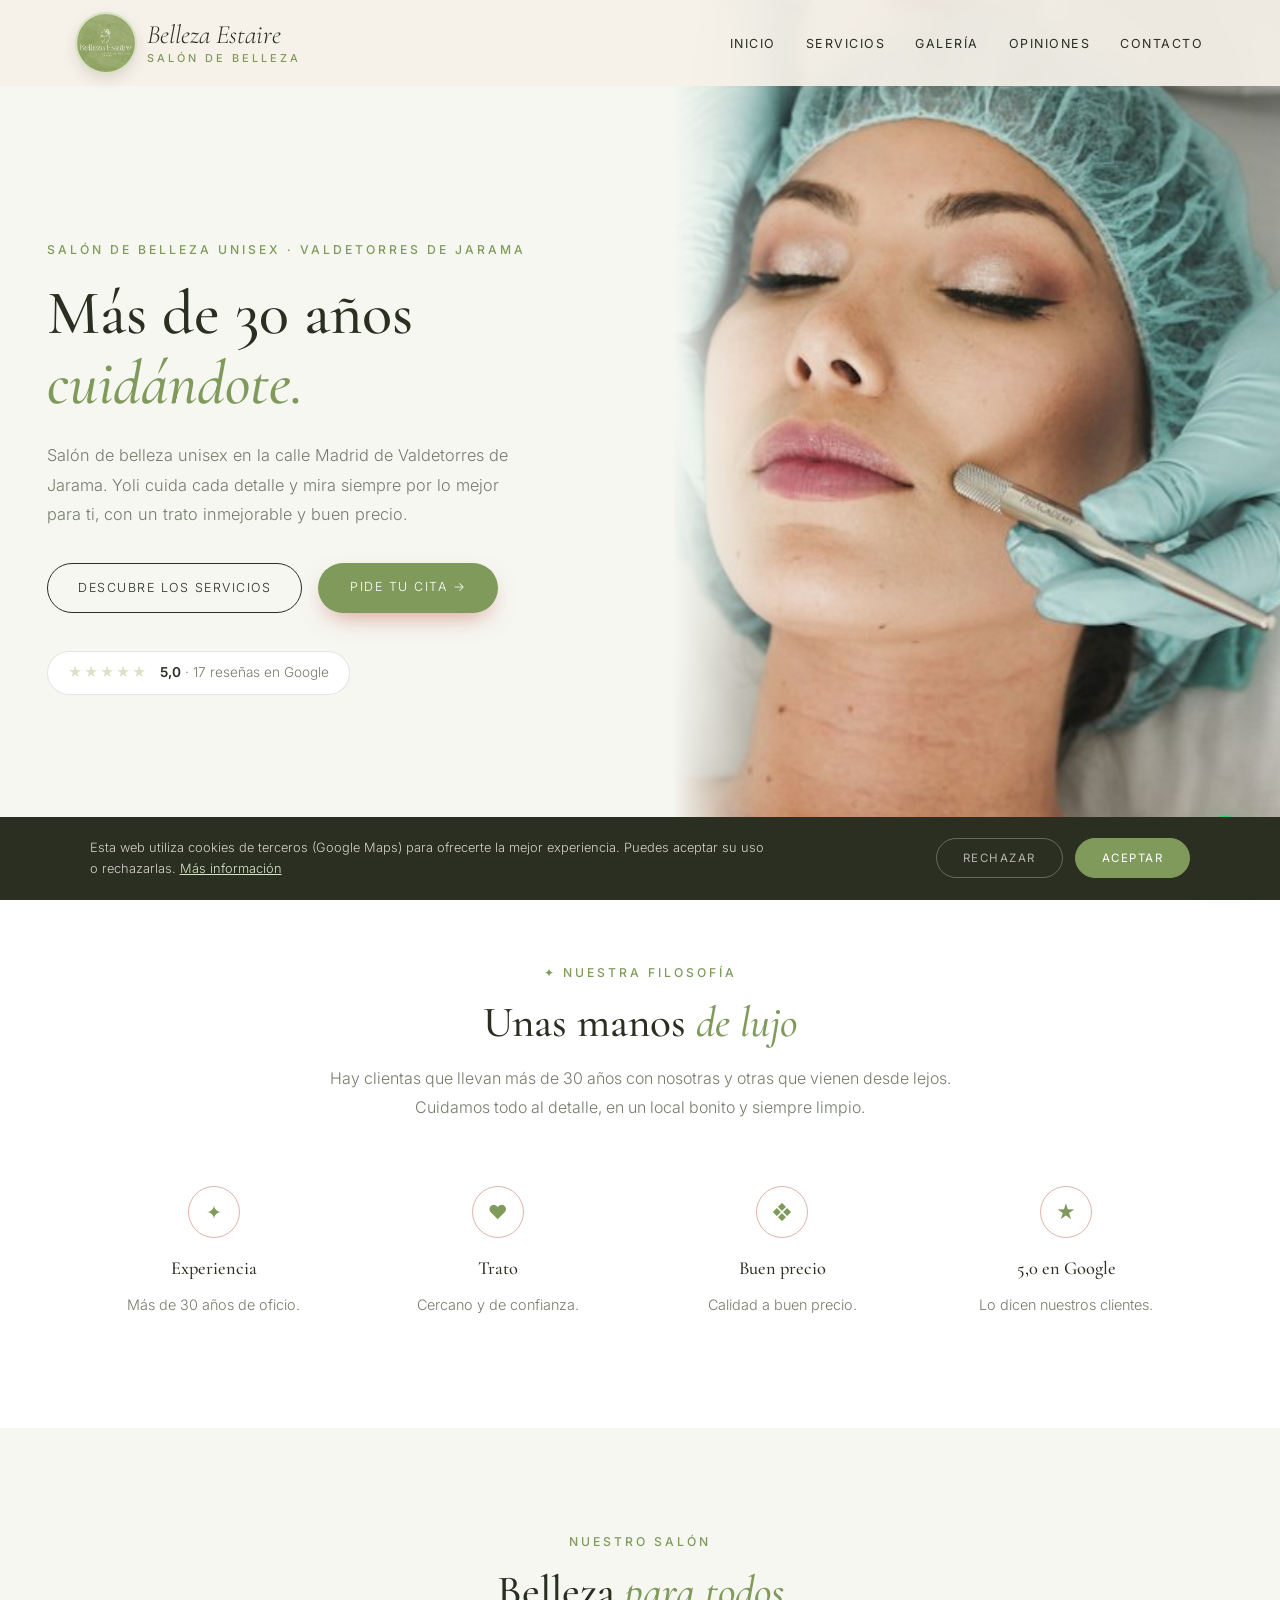
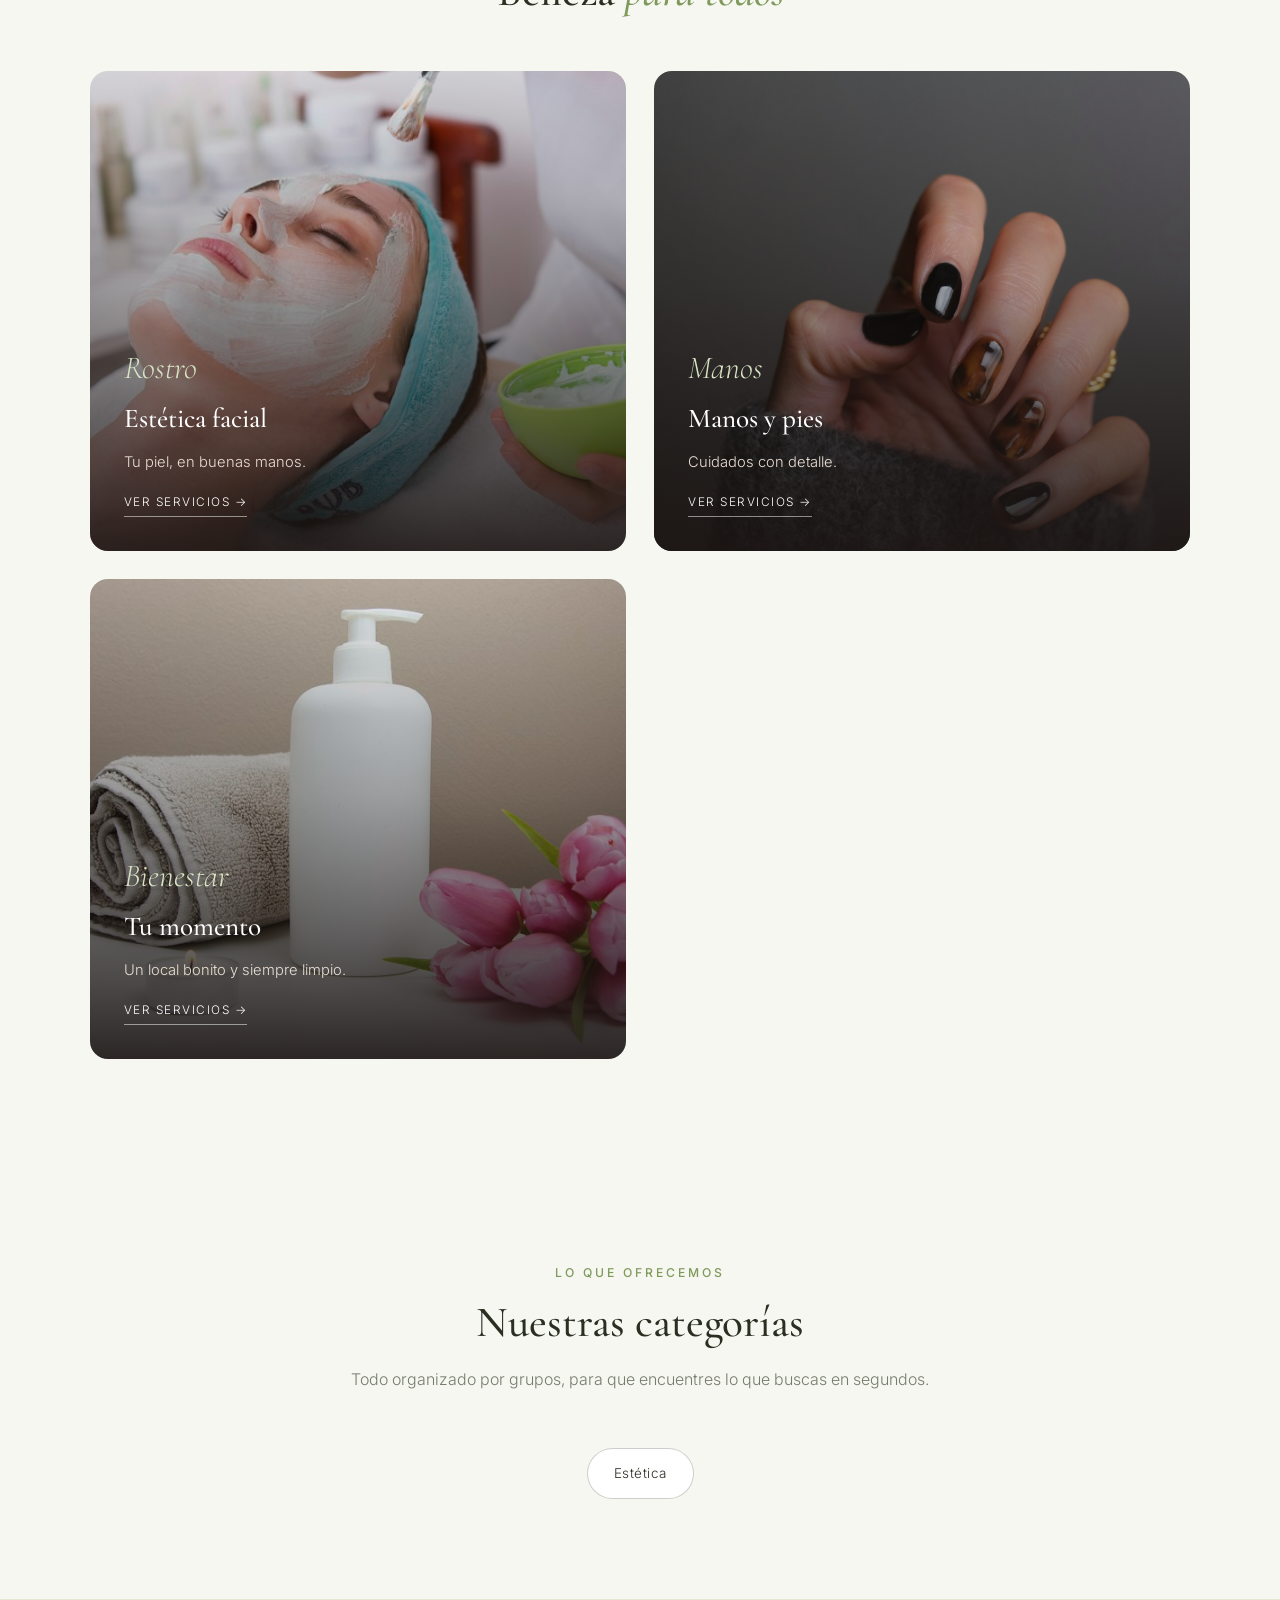
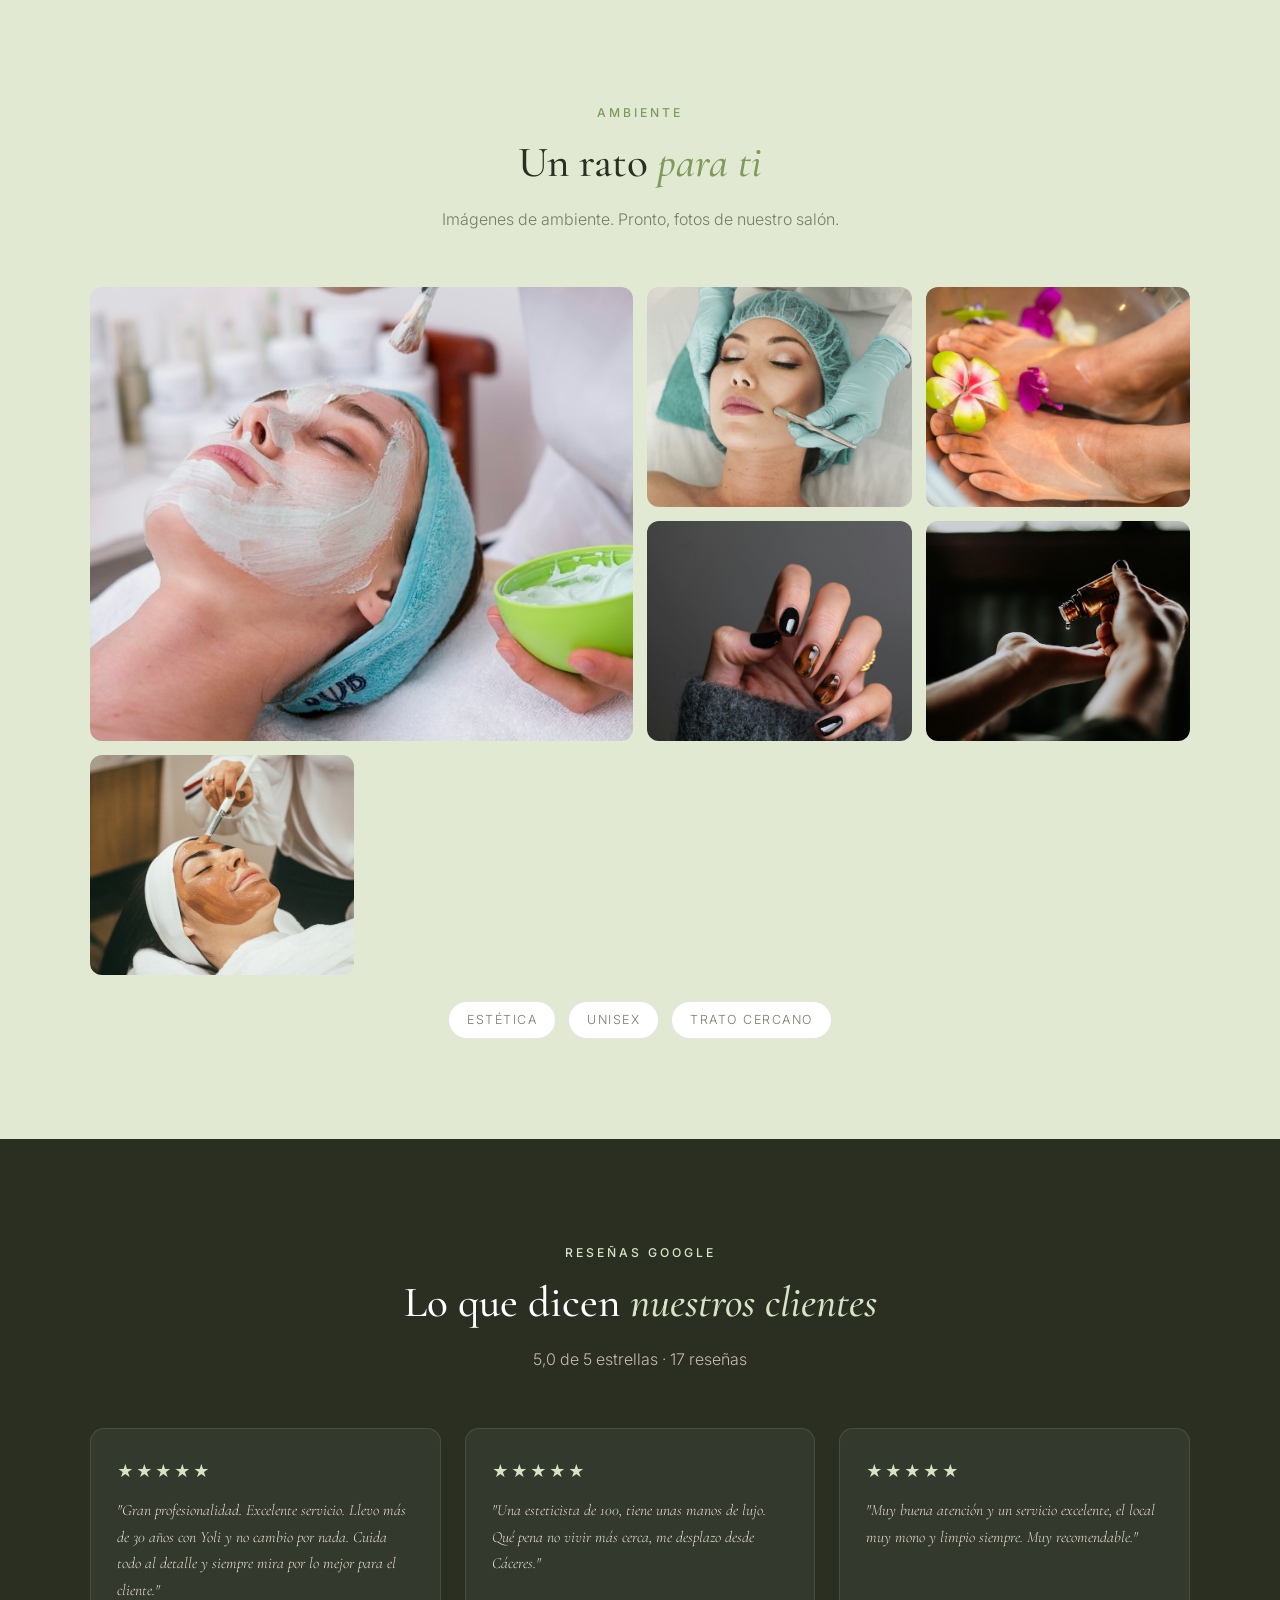
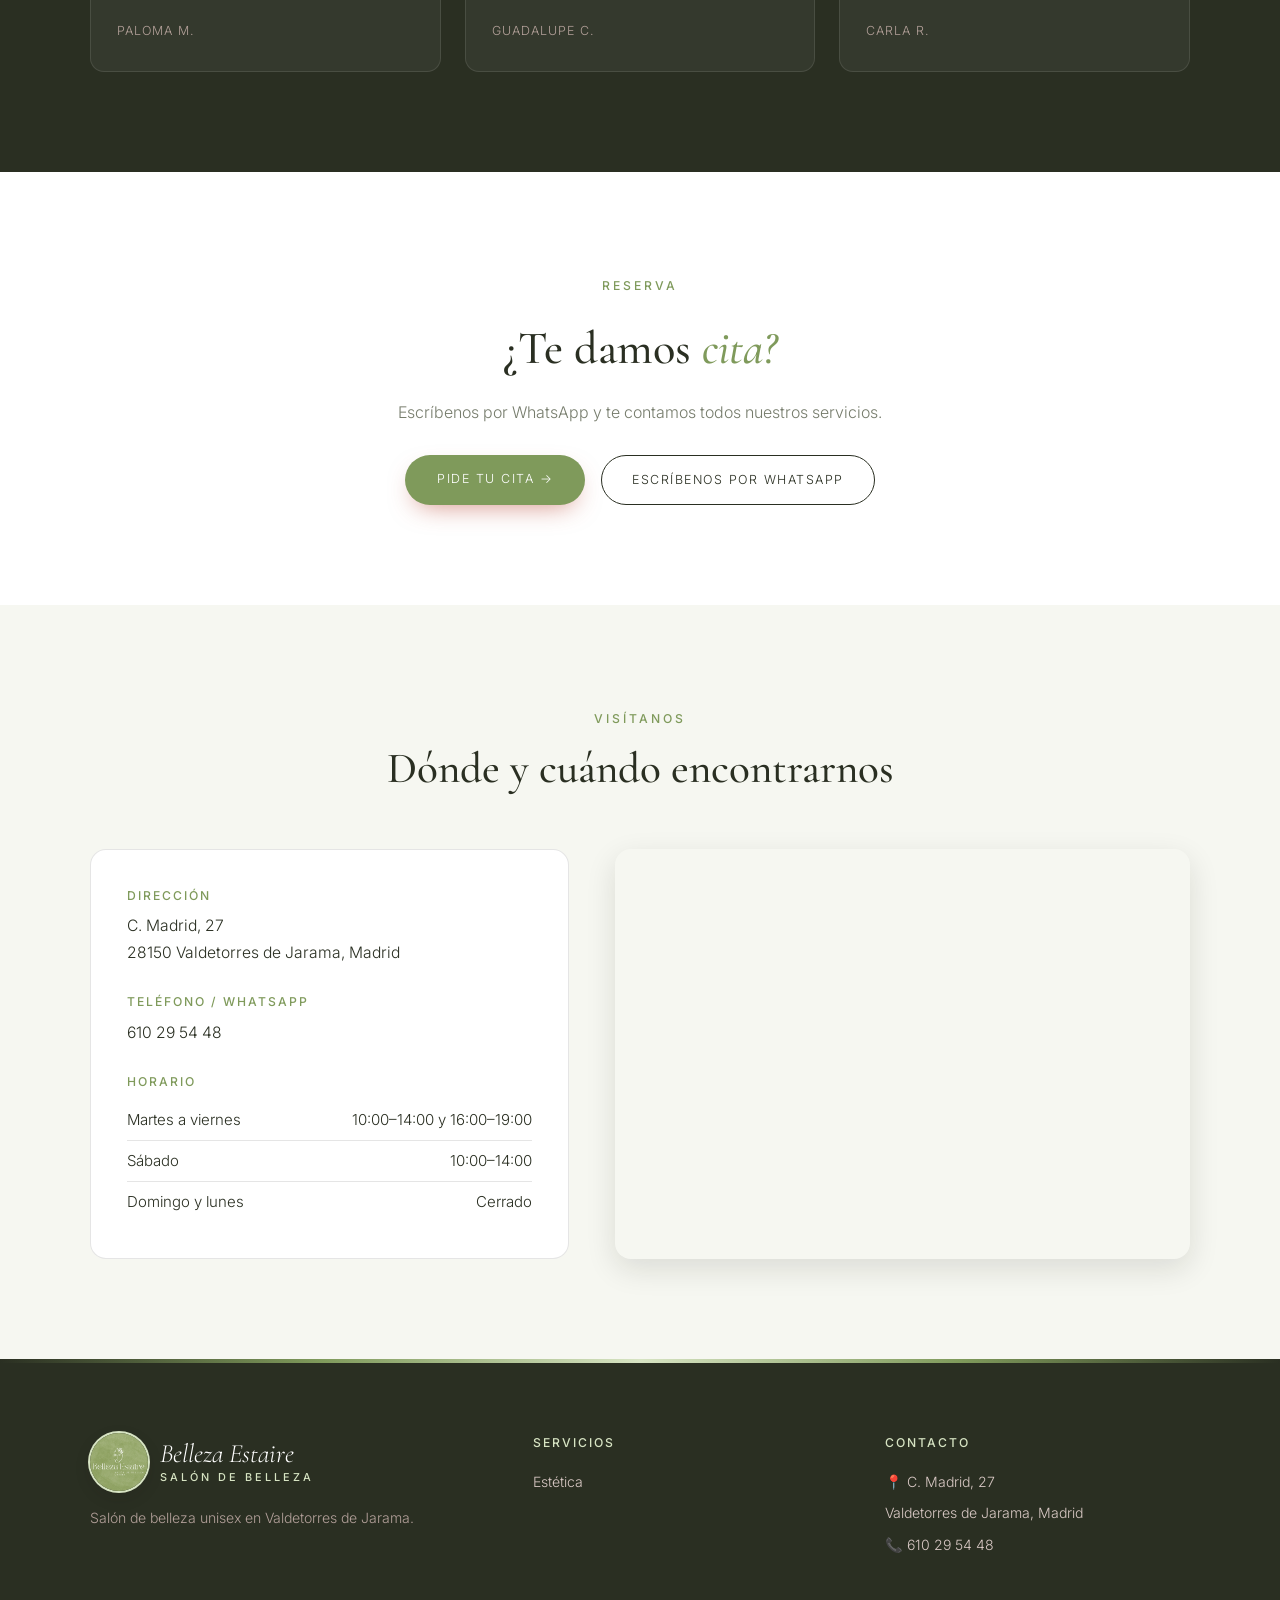
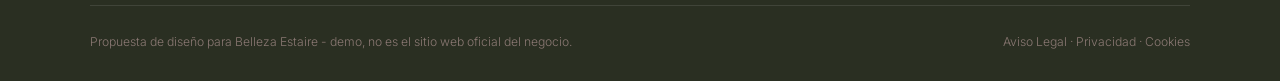
<file: index.html>
<!DOCTYPE html>
<html lang="es">
<head>
<meta charset="UTF-8">
<meta name="viewport" content="width=device-width, initial-scale=1.0">
<title>Belleza Estaire — Salón de belleza en Valdetorres de Jarama</title>
<meta name="description" content="Belleza Estaire, salón de belleza unisex en C. Madrid 27, Valdetorres de Jarama. Más de 30 años cuidando a sus clientes, con trato cercano y buen precio. 5,0★ en Google.">
<meta name="theme-color" content="#2a2f22">
<meta property="og:title" content="Belleza Estaire · Valdetorres de Jarama">
<meta property="og:image" content="stock_02.jpg">
<link rel="icon" href="maps_01.jpg">
<link rel="preconnect" href="https://fonts.googleapis.com"><link rel="preconnect" href="https://fonts.gstatic.com" crossorigin><link href="https://fonts.googleapis.com/css2?family=Cormorant+Garamond:ital,wght@0,500;0,600;1,500&family=Inter:wght@300;400;500;600&display=swap" rel="stylesheet">
<link rel="stylesheet" href="styles.css">
</head>
<body>

<header id="header">
  <a href="index.html" class="logo" aria-label="Belleza Estaire, inicio"><img src="maps_01.jpg" alt="" class="logo-badge"><span class="logo-text"><span class="script">Belleza Estaire</span><small>salón de belleza</small></span></a>
  <nav id="nav" aria-label="Navegación principal"><ul><li><a href="index.html#inicio">Inicio</a></li><li><a href="servicios.html">Servicios</a></li><li><a href="index.html#galeria">Galería</a></li><li><a href="index.html#opiniones">Opiniones</a></li><li><a href="index.html#contacto">Contacto</a></li></ul></nav><button class="nav-toggle" id="navToggle" aria-label="Abrir menú">☰</button>
</header>

<section class="hero" id="inicio">
  <div class="hero-text">
    <span class="eyebrow">Salón de belleza unisex · Valdetorres de Jarama</span>
    <h1>Más de 30 años <em>cuidándote.</em></h1>
    <p>Salón de belleza unisex en la calle Madrid de Valdetorres de Jarama. Yoli cuida cada detalle y mira siempre por lo mejor para ti, con un trato inmejorable y buen precio.</p>
    <div class="hero-ctas">
      <a href="servicios.html" class="btn-outline">Descubre los servicios</a>
      <a href="https://wa.me/34610295448?text=Hola%2C%20he%20visto%20vuestra%20web%20y%20me%20gustar%C3%ADa%20pedir%20cita%20en%20Belleza%20Estaire" class="btn-solid" target="_blank" rel="noopener">Pide tu cita →</a>
    </div>
    <a class="hero-rating" href="https://www.google.com/maps/search/?api=1&query=Belleza+Estaire,+Calle+Madrid+27,+Valdetorres+de+Jarama" target="_blank" rel="noopener"><span class="stars">★★★★★</span><span><strong>5,0</strong> · 17 reseñas en Google</span></a>
  </div>
  <div class="hero-img"><img src="stock_02.jpg" alt="Ambiente de salón de belleza" style="object-position:center 50%;"></div>
</section>

<section class="trust">
  <div class="section-head">
    <span class="eyebrow">✦ Nuestra filosofía</span>
    <h2>Unas manos <em>de lujo</em></h2>
    <p>Hay clientas que llevan más de 30 años con nosotras y otras que vienen desde lejos. Cuidamos todo al detalle, en un local bonito y siempre limpio.</p>
  </div>
  <div class="trust-grid">
    <div class="trust-card"><span class="trust-ic">✦</span><h3>Experiencia</h3><p>Más de 30 años de oficio.</p></div>
    <div class="trust-card"><span class="trust-ic">♥</span><h3>Trato</h3><p>Cercano y de confianza.</p></div>
    <div class="trust-card"><span class="trust-ic">❖</span><h3>Buen precio</h3><p>Calidad a buen precio.</p></div>
    <div class="trust-card"><span class="trust-ic">★</span><h3>5,0 en Google</h3><p>Lo dicen nuestros clientes.</p></div>
  </div>
</section>

<section class="worlds">
  <div class="section-head">
    <span class="eyebrow">Nuestro salón</span>
    <h2>Belleza <em>para todos</em></h2>
  </div>
  <div class="worlds-grid">
    <a href="servicios.html#estetica" class="world-card"><img src="stock_01.jpg" alt="Estética facial"><div class="world-text"><span class="script">Rostro</span><h3>Estética facial</h3><p>Tu piel, en buenas manos.</p><span class="world-link">Ver servicios →</span></div></a>
    <a href="servicios.html#estetica" class="world-card"><img src="stock_06.jpg" alt="Manos y pies"><div class="world-text"><span class="script">Manos</span><h3>Manos y pies</h3><p>Cuidados con detalle.</p><span class="world-link">Ver servicios →</span></div></a>
    <a href="servicios.html#estetica" class="world-card"><img src="stock_04.jpg" alt="Tu momento"><div class="world-text"><span class="script">Bienestar</span><h3>Tu momento</h3><p>Un local bonito y siempre limpio.</p><span class="world-link">Ver servicios →</span></div></a>
  </div>
</section>

<section>
  <div class="section-head">
    <span class="eyebrow">Lo que ofrecemos</span>
    <h2>Nuestras categorías</h2>
    <p>Todo organizado por grupos, para que encuentres lo que buscas en segundos.</p>
  </div>
  <div class="cat-pills">
    <a href="servicios.html#estetica" class="cat-pill">Estética</a>
  </div>
</section>

<section class="gallery-wrap" id="galeria">
  <div class="section-head">
    <span class="eyebrow">Ambiente</span>
    <h2>Un rato <em>para ti</em></h2>
    <p>Imágenes de ambiente. Pronto, fotos de nuestro salón.</p>
  </div>
  <div class="gallery">
    <figure class="big"><img src="stock_01.jpg" alt="Tratamiento facial (imagen de ambiente)" loading="lazy"></figure>
    <figure><img src="stock_02.jpg" alt="Estética facial (imagen de ambiente)" loading="lazy"></figure>
    <figure><img src="stock_05.jpg" alt="Cuidado de pies (imagen de ambiente)" loading="lazy"></figure>
    <figure><img src="stock_06.jpg" alt="Manicura (imagen de ambiente)" loading="lazy"></figure>
    <figure><img src="stock_07.jpg" alt="Aceites (imagen de ambiente)" loading="lazy"></figure>
    <figure><img src="stock_03.jpg" alt="Mascarilla facial (imagen de ambiente)" loading="lazy"></figure>
  </div>
  <div class="brands"><span>Estética</span><span>Unisex</span><span>Trato cercano</span></div>
</section>

<section class="reviews-wrap" id="opiniones">
  <div class="section-head">
    <span class="eyebrow">Reseñas Google</span>
    <h2>Lo que dicen <em>nuestros clientes</em></h2>
    <p>5,0 de 5 estrellas · 17 reseñas</p>
  </div>
  <div class="review-grid">
    <div class="review-card"><div class="stars">★★★★★</div><p>"Gran profesionalidad. Excelente servicio. Llevo más de 30 años con Yoli y no cambio por nada. Cuida todo al detalle y siempre mira por lo mejor para el cliente."</p><cite>Paloma M.</cite></div>
    <div class="review-card"><div class="stars">★★★★★</div><p>"Una esteticista de 100, tiene unas manos de lujo. Qué pena no vivir más cerca, me desplazo desde Cáceres."</p><cite>Guadalupe C.</cite></div>
    <div class="review-card"><div class="stars">★★★★★</div><p>"Muy buena atención y un servicio excelente, el local muy mono y limpio siempre. Muy recomendable."</p><cite>Carla R.</cite></div>
  </div>
</section>

<section class="cta-section">
  <span class="eyebrow">Reserva</span>
  <h2>¿Te damos <em>cita?</em></h2>
  <p>Escríbenos por WhatsApp y te contamos todos nuestros servicios.</p>
  <div class="cta-row">
    <a href="https://wa.me/34610295448?text=Hola%2C%20he%20visto%20vuestra%20web%20y%20me%20gustar%C3%ADa%20pedir%20cita%20en%20Belleza%20Estaire" class="btn-solid" target="_blank" rel="noopener">Pide tu cita →</a>
    <a href="https://wa.me/34610295448?text=Hola%2C%20he%20visto%20vuestra%20web%20y%20me%20gustar%C3%ADa%20pedir%20cita%20en%20Belleza%20Estaire" class="btn-outline" target="_blank" rel="noopener">Escríbenos por WhatsApp</a>
  </div>
</section>

<section class="contact-section" id="contacto">
  <div class="section-head">
    <span class="eyebrow">Visítanos</span>
    <h2>Dónde y cuándo encontrarnos</h2>
  </div>
  <div class="contact-grid">
    <div class="contact-info">
      <div class="contact-block"><h3>Dirección</h3><p>C. Madrid, 27<br>28150 Valdetorres de Jarama, Madrid</p></div>
      <div class="contact-block"><h3>Teléfono / WhatsApp</h3><p><a href="tel:+34610295448">610 29 54 48</a></p></div>
      <div class="contact-block"><h3>Horario</h3><ul class="hours-list"><li><span>Martes a viernes</span><span>10:00–14:00 y 16:00–19:00</span></li><li><span>Sábado</span><span>10:00–14:00</span></li><li><span>Domingo y lunes</span><span>Cerrado</span></li></ul></div>
      
    </div>
    <div class="contact-map">
      <iframe title="Mapa de Belleza Estaire" src="https://www.google.com/maps?q=Belleza+Estaire,+Calle+Madrid+27,+Valdetorres+de+Jarama&output=embed" width="100%" height="100%" style="border:0;" allowfullscreen="" loading="lazy" referrerpolicy="no-referrer-when-downgrade"></iframe>
    </div>
  </div>
</section>

<footer>
  <div class="footer-grid">
    <div class="footer-brand">
      <a href="index.html" class="logo light"><img src="maps_01.jpg" alt="" class="logo-badge"><span class="logo-text"><span class="script">Belleza Estaire</span><small>salón de belleza</small></span></a>
      <p>Salón de belleza unisex en Valdetorres de Jarama.</p>
    </div>
    <div><h4>Servicios</h4><ul><li><a href="servicios.html#estetica">Estética</a></li></ul></div>
    <div><h4>Contacto</h4><ul><li>📍 C. Madrid, 27</li><li>Valdetorres de Jarama, Madrid</li><li>📞 <a href="tel:+34610295448">610 29 54 48</a></li></ul></div>
  </div>
  <div class="footer-bottom">
    <span>Propuesta de diseño para Belleza Estaire - demo, no es el sitio web oficial del negocio.</span>
    <span><a href="aviso-legal.html">Aviso Legal</a> &middot; <a href="politica-privacidad.html">Privacidad</a> &middot; <a href="politica-cookies.html">Cookies</a></span>
  </div>
</footer>

<div id="cookie-banner" class="cookie-banner"><p>Esta web utiliza cookies de terceros (Google Maps) para ofrecerte la mejor experiencia. Puedes aceptar su uso o rechazarlas. <a href="politica-cookies.html">Más información</a></p><div class="cookie-actions"><button onclick="setCookieChoice('rejected')" class="ck-reject">Rechazar</button><button onclick="setCookieChoice('accepted')" class="ck-accept">Aceptar</button></div></div>
<div class="social-fabs"><a class="wa-fab" href="https://wa.me/34610295448?text=Hola%2C%20he%20visto%20vuestra%20web%20y%20me%20gustar%C3%ADa%20pedir%20cita%20en%20Belleza%20Estaire" target="_blank" rel="noopener" aria-label="Escribir por WhatsApp"><svg width="28" height="28" viewBox="0 0 24 24" fill="white"><path d="M17.5 14.4c-.3-.1-1.8-.9-2-1s-.5-.1-.7.1-.8 1-.9 1.2-.3.2-.6.1a8.2 8.2 0 0 1-2.4-1.5 9 9 0 0 1-1.7-2.1c-.2-.3 0-.5.1-.6l.4-.5.3-.5v-.5l-.9-2.2c-.2-.6-.5-.5-.7-.5h-.6a1.1 1.1 0 0 0-.8.4 3.4 3.4 0 0 0-1 2.5 5.9 5.9 0 0 0 1.2 3.1 13.5 13.5 0 0 0 5.2 4.6c2.6 1 2.6.7 3.1.6a2.6 2.6 0 0 0 1.7-1.2 2.1 2.1 0 0 0 .2-1.2c-.1-.1-.3-.2-.6-.3ZM12 21.8a9.8 9.8 0 0 1-5-1.4l-.4-.2-3.7 1 1-3.6-.2-.4A9.8 9.8 0 1 1 12 21.8Zm8.4-18.3A11.8 11.8 0 0 0 1.8 17.7L.2 23.8l6.3-1.6a11.8 11.8 0 0 0 5.6 1.4A11.8 11.8 0 0 0 20.4 3.5Z"/></svg></a></div>
<script src="main.js"></script>
</body>
</html>
</file>
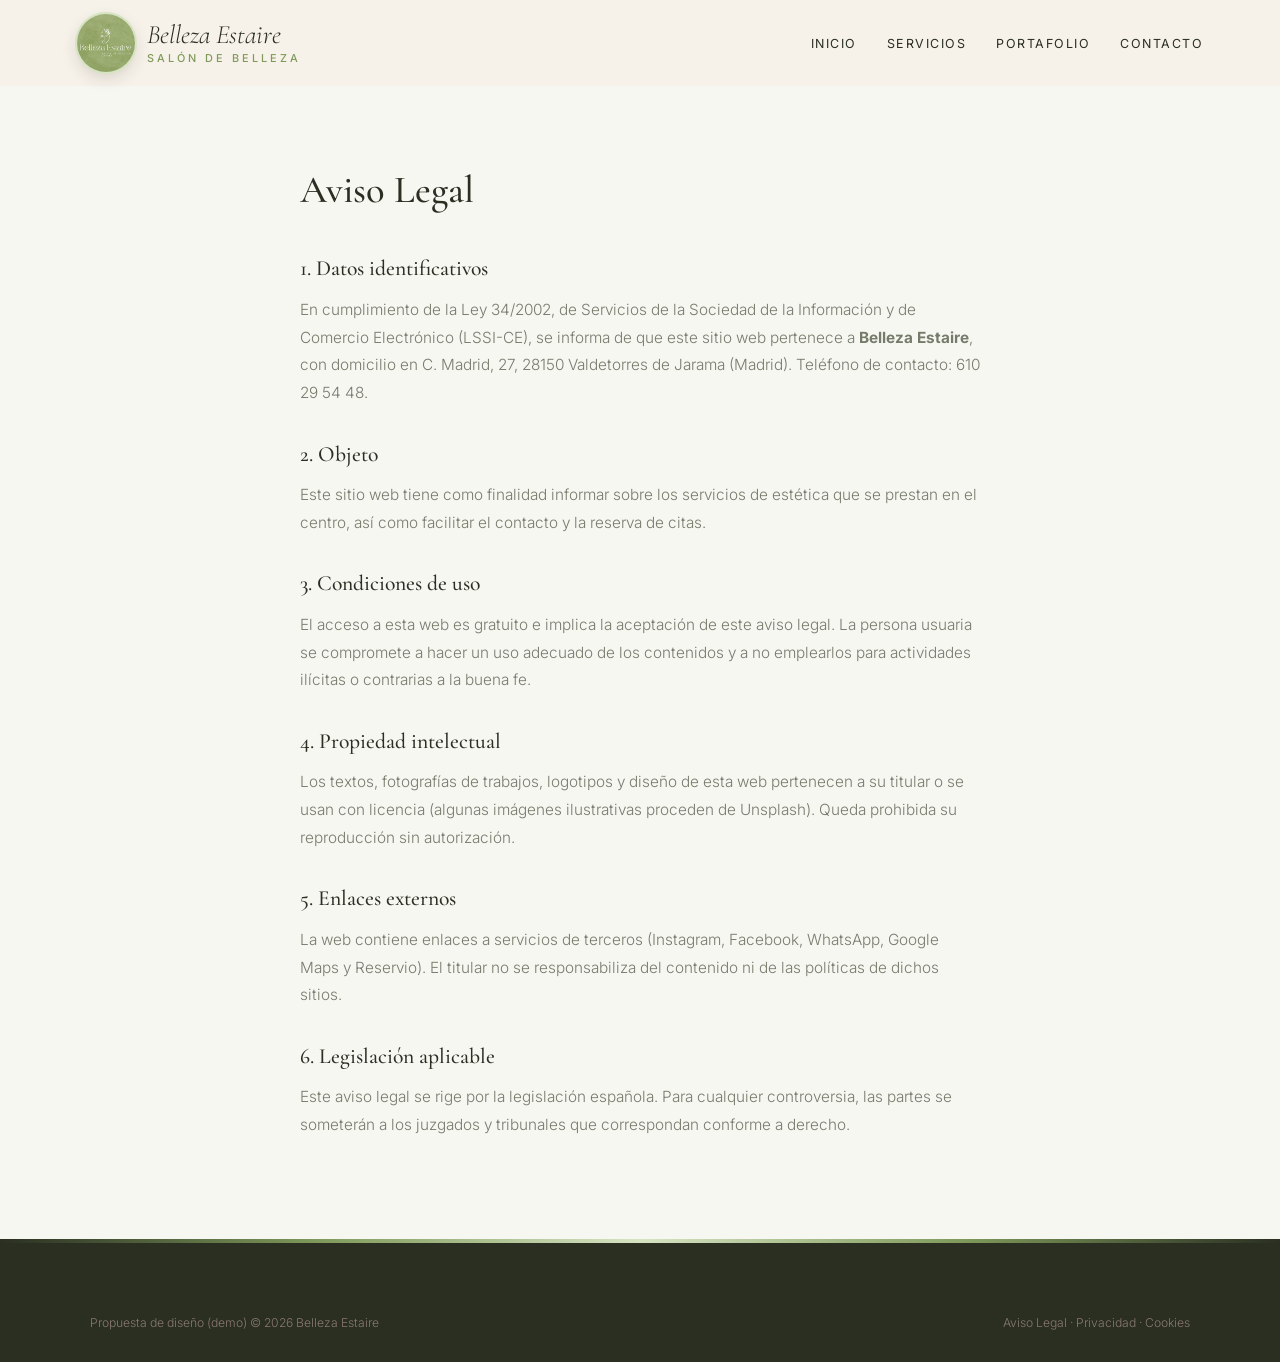
<file: aviso-legal.html>
<!DOCTYPE html>
<html lang="es">
<head>
<meta charset="UTF-8">
<meta name="viewport" content="width=device-width, initial-scale=1.0">
<title>Aviso Legal — Belleza Estaire</title>
<meta name="robots" content="noindex">
<link rel="icon" href="maps_01.jpg">
<link rel="preconnect" href="https://fonts.googleapis.com">
<link href="https://fonts.googleapis.com/css2?family=Cormorant+Garamond:ital,wght@0,500;0,600;1,500&family=Inter:wght@300;400;500;600&display=swap" rel="stylesheet">
<link rel="stylesheet" href="styles.css">
</head>
<body>
<header id="header" class="scrolled">
  <a href="index.html" class="logo" aria-label="Belleza Estaire, inicio">
    <img src="maps_01.jpg" alt="" class="logo-badge">
    <span class="logo-text"><span class="script">Belleza Estaire</span><small>salón de belleza</small></span>
  </a>
  <nav id="nav" aria-label="Navegación principal">
    <ul>
      <li><a href="index.html#inicio">Inicio</a></li>
      <li><a href="servicios.html">Servicios</a></li>
      <li><a href="portafolio.html">Portafolio</a></li>
      <li><a href="index.html#contacto">Contacto</a></li>
    </ul>
  </nav>
  <button class="nav-toggle" id="navToggle" aria-label="Abrir menú">☰</button>
</header>
<main class="legal"><h1>Aviso Legal</h1>
<h2>1. Datos identificativos</h2>
<p>En cumplimiento de la Ley 34/2002, de Servicios de la Sociedad de la Información y de Comercio Electrónico (LSSI-CE), se informa de que este sitio web pertenece a <strong>Belleza Estaire</strong>, con domicilio en C. Madrid, 27, 28150 Valdetorres de Jarama (Madrid). Teléfono de contacto: 610 29 54 48.</p>
<h2>2. Objeto</h2>
<p>Este sitio web tiene como finalidad informar sobre los servicios de estética que se prestan en el centro, así como facilitar el contacto y la reserva de citas.</p>
<h2>3. Condiciones de uso</h2>
<p>El acceso a esta web es gratuito e implica la aceptación de este aviso legal. La persona usuaria se compromete a hacer un uso adecuado de los contenidos y a no emplearlos para actividades ilícitas o contrarias a la buena fe.</p>
<h2>4. Propiedad intelectual</h2>
<p>Los textos, fotografías de trabajos, logotipos y diseño de esta web pertenecen a su titular o se usan con licencia (algunas imágenes ilustrativas proceden de Unsplash). Queda prohibida su reproducción sin autorización.</p>
<h2>5. Enlaces externos</h2>
<p>La web contiene enlaces a servicios de terceros (Instagram, Facebook, WhatsApp, Google Maps y Reservio). El titular no se responsabiliza del contenido ni de las políticas de dichos sitios.</p>
<h2>6. Legislación aplicable</h2>
<p>Este aviso legal se rige por la legislación española. Para cualquier controversia, las partes se someterán a los juzgados y tribunales que correspondan conforme a derecho.</p></main>
<footer>
  <div class="footer-bottom" style="margin-top:0">
    <span>Propuesta de diseño (demo) © 2026 Belleza Estaire</span>
    <span><a href="aviso-legal.html">Aviso Legal</a> &middot; <a href="politica-privacidad.html">Privacidad</a> &middot; <a href="politica-cookies.html">Cookies</a></span>
  </div>
</footer>
<script src="main.js"></script>
</body>
</html>
</file>
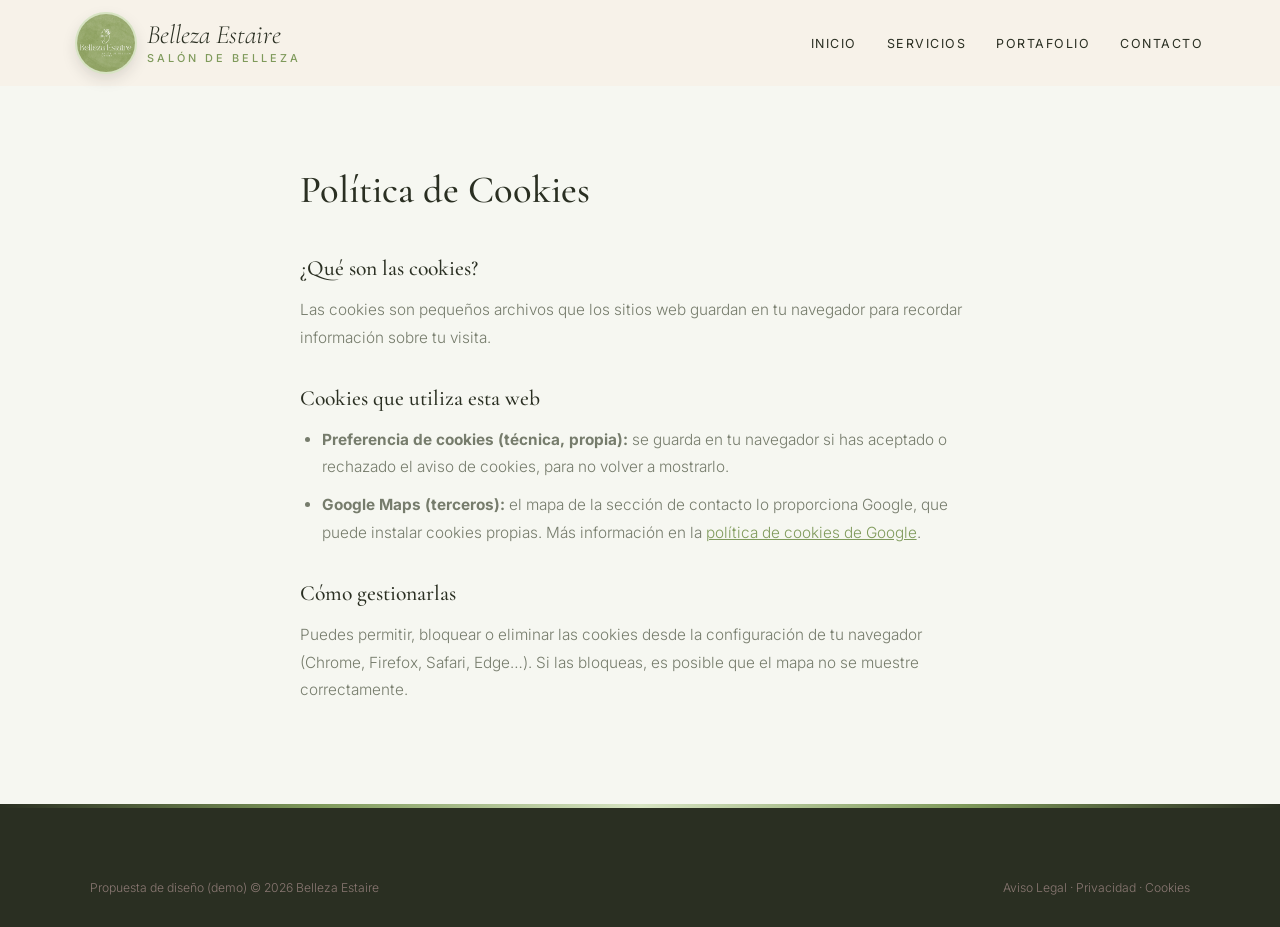
<file: politica-cookies.html>
<!DOCTYPE html>
<html lang="es">
<head>
<meta charset="UTF-8">
<meta name="viewport" content="width=device-width, initial-scale=1.0">
<title>Política de Cookies — Belleza Estaire</title>
<meta name="robots" content="noindex">
<link rel="icon" href="maps_01.jpg">
<link rel="preconnect" href="https://fonts.googleapis.com">
<link href="https://fonts.googleapis.com/css2?family=Cormorant+Garamond:ital,wght@0,500;0,600;1,500&family=Inter:wght@300;400;500;600&display=swap" rel="stylesheet">
<link rel="stylesheet" href="styles.css">
</head>
<body>
<header id="header" class="scrolled">
  <a href="index.html" class="logo" aria-label="Belleza Estaire, inicio">
    <img src="maps_01.jpg" alt="" class="logo-badge">
    <span class="logo-text"><span class="script">Belleza Estaire</span><small>salón de belleza</small></span>
  </a>
  <nav id="nav" aria-label="Navegación principal">
    <ul>
      <li><a href="index.html#inicio">Inicio</a></li>
      <li><a href="servicios.html">Servicios</a></li>
      <li><a href="portafolio.html">Portafolio</a></li>
      <li><a href="index.html#contacto">Contacto</a></li>
    </ul>
  </nav>
  <button class="nav-toggle" id="navToggle" aria-label="Abrir menú">☰</button>
</header>
<main class="legal"><h1>Política de Cookies</h1>
<h2>¿Qué son las cookies?</h2>
<p>Las cookies son pequeños archivos que los sitios web guardan en tu navegador para recordar información sobre tu visita.</p>
<h2>Cookies que utiliza esta web</h2>
<ul>
<li><strong>Preferencia de cookies (técnica, propia):</strong> se guarda en tu navegador si has aceptado o rechazado el aviso de cookies, para no volver a mostrarlo.</li>
<li><strong>Google Maps (terceros):</strong> el mapa de la sección de contacto lo proporciona Google, que puede instalar cookies propias. Más información en la <a href="https://policies.google.com/technologies/cookies" target="_blank" rel="noopener">política de cookies de Google</a>.</li>
</ul>
<h2>Cómo gestionarlas</h2>
<p>Puedes permitir, bloquear o eliminar las cookies desde la configuración de tu navegador (Chrome, Firefox, Safari, Edge…). Si las bloqueas, es posible que el mapa no se muestre correctamente.</p></main>
<footer>
  <div class="footer-bottom" style="margin-top:0">
    <span>Propuesta de diseño (demo) © 2026 Belleza Estaire</span>
    <span><a href="aviso-legal.html">Aviso Legal</a> &middot; <a href="politica-privacidad.html">Privacidad</a> &middot; <a href="politica-cookies.html">Cookies</a></span>
  </div>
</footer>
<script src="main.js"></script>
</body>
</html>
</file>
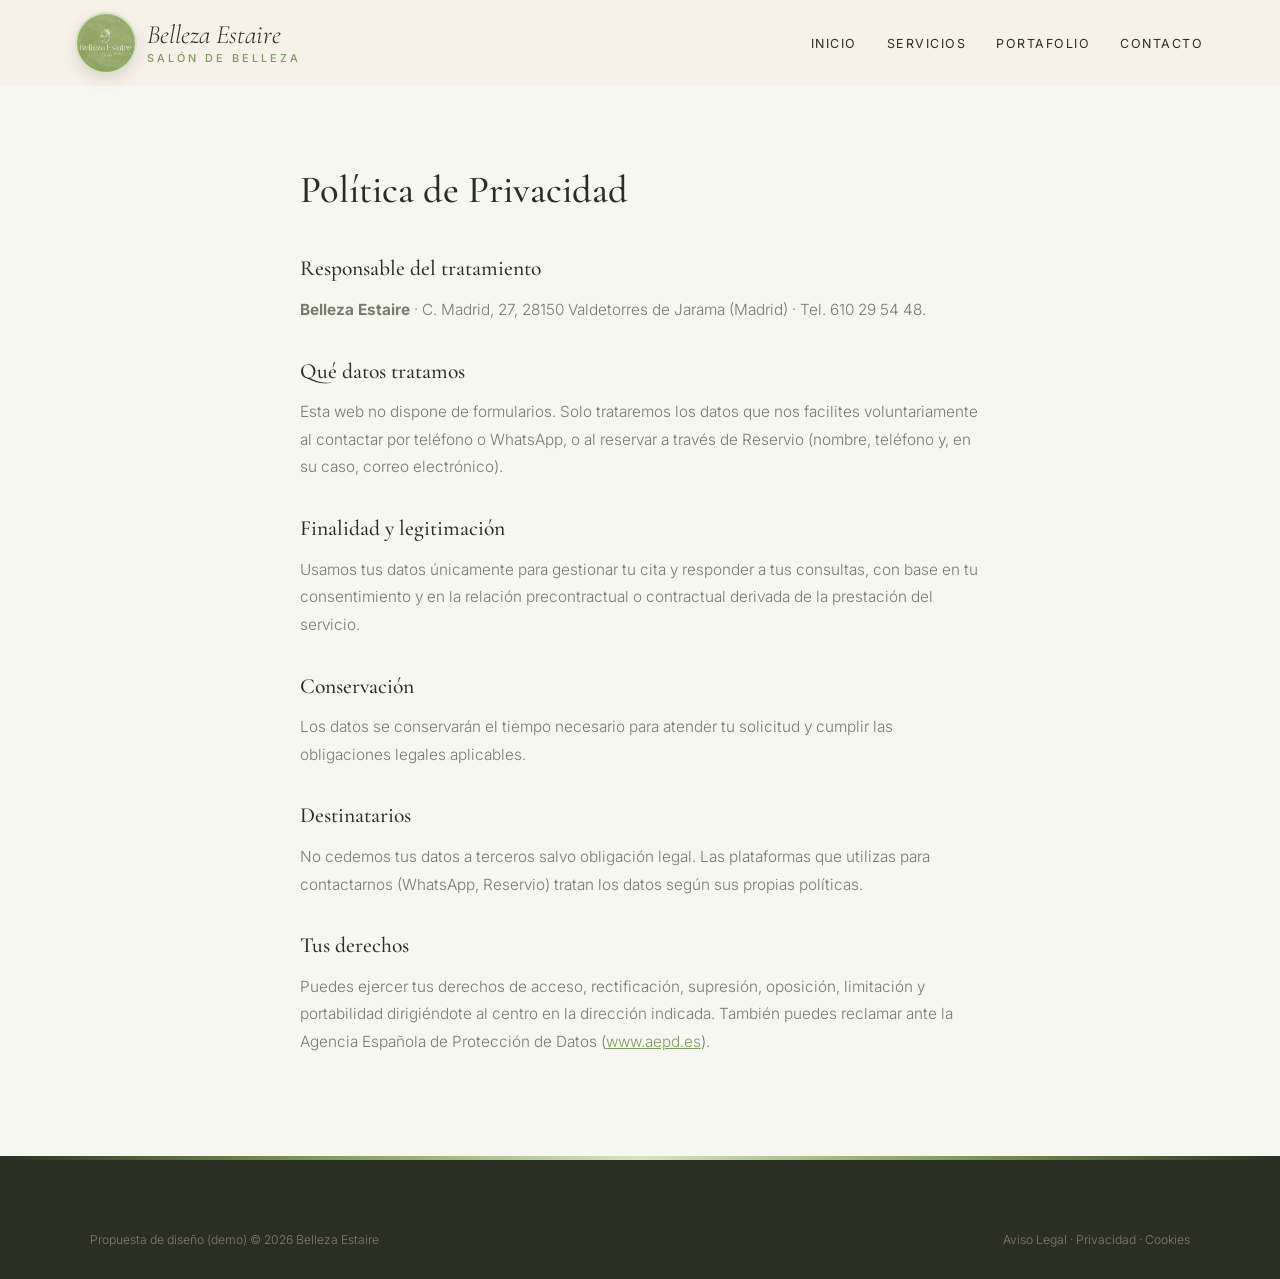
<file: politica-privacidad.html>
<!DOCTYPE html>
<html lang="es">
<head>
<meta charset="UTF-8">
<meta name="viewport" content="width=device-width, initial-scale=1.0">
<title>Política de Privacidad — Belleza Estaire</title>
<meta name="robots" content="noindex">
<link rel="icon" href="maps_01.jpg">
<link rel="preconnect" href="https://fonts.googleapis.com">
<link href="https://fonts.googleapis.com/css2?family=Cormorant+Garamond:ital,wght@0,500;0,600;1,500&family=Inter:wght@300;400;500;600&display=swap" rel="stylesheet">
<link rel="stylesheet" href="styles.css">
</head>
<body>
<header id="header" class="scrolled">
  <a href="index.html" class="logo" aria-label="Belleza Estaire, inicio">
    <img src="maps_01.jpg" alt="" class="logo-badge">
    <span class="logo-text"><span class="script">Belleza Estaire</span><small>salón de belleza</small></span>
  </a>
  <nav id="nav" aria-label="Navegación principal">
    <ul>
      <li><a href="index.html#inicio">Inicio</a></li>
      <li><a href="servicios.html">Servicios</a></li>
      <li><a href="portafolio.html">Portafolio</a></li>
      <li><a href="index.html#contacto">Contacto</a></li>
    </ul>
  </nav>
  <button class="nav-toggle" id="navToggle" aria-label="Abrir menú">☰</button>
</header>
<main class="legal"><h1>Política de Privacidad</h1>
<h2>Responsable del tratamiento</h2>
<p><strong>Belleza Estaire</strong> · C. Madrid, 27, 28150 Valdetorres de Jarama (Madrid) · Tel. 610 29 54 48.</p>
<h2>Qué datos tratamos</h2>
<p>Esta web no dispone de formularios. Solo trataremos los datos que nos facilites voluntariamente al contactar por teléfono o WhatsApp, o al reservar a través de Reservio (nombre, teléfono y, en su caso, correo electrónico).</p>
<h2>Finalidad y legitimación</h2>
<p>Usamos tus datos únicamente para gestionar tu cita y responder a tus consultas, con base en tu consentimiento y en la relación precontractual o contractual derivada de la prestación del servicio.</p>
<h2>Conservación</h2>
<p>Los datos se conservarán el tiempo necesario para atender tu solicitud y cumplir las obligaciones legales aplicables.</p>
<h2>Destinatarios</h2>
<p>No cedemos tus datos a terceros salvo obligación legal. Las plataformas que utilizas para contactarnos (WhatsApp, Reservio) tratan los datos según sus propias políticas.</p>
<h2>Tus derechos</h2>
<p>Puedes ejercer tus derechos de acceso, rectificación, supresión, oposición, limitación y portabilidad dirigiéndote al centro en la dirección indicada. También puedes reclamar ante la Agencia Española de Protección de Datos (<a href="https://www.aepd.es" target="_blank" rel="noopener">www.aepd.es</a>).</p></main>
<footer>
  <div class="footer-bottom" style="margin-top:0">
    <span>Propuesta de diseño (demo) © 2026 Belleza Estaire</span>
    <span><a href="aviso-legal.html">Aviso Legal</a> &middot; <a href="politica-privacidad.html">Privacidad</a> &middot; <a href="politica-cookies.html">Cookies</a></span>
  </div>
</footer>
<script src="main.js"></script>
</body>
</html>
</file>
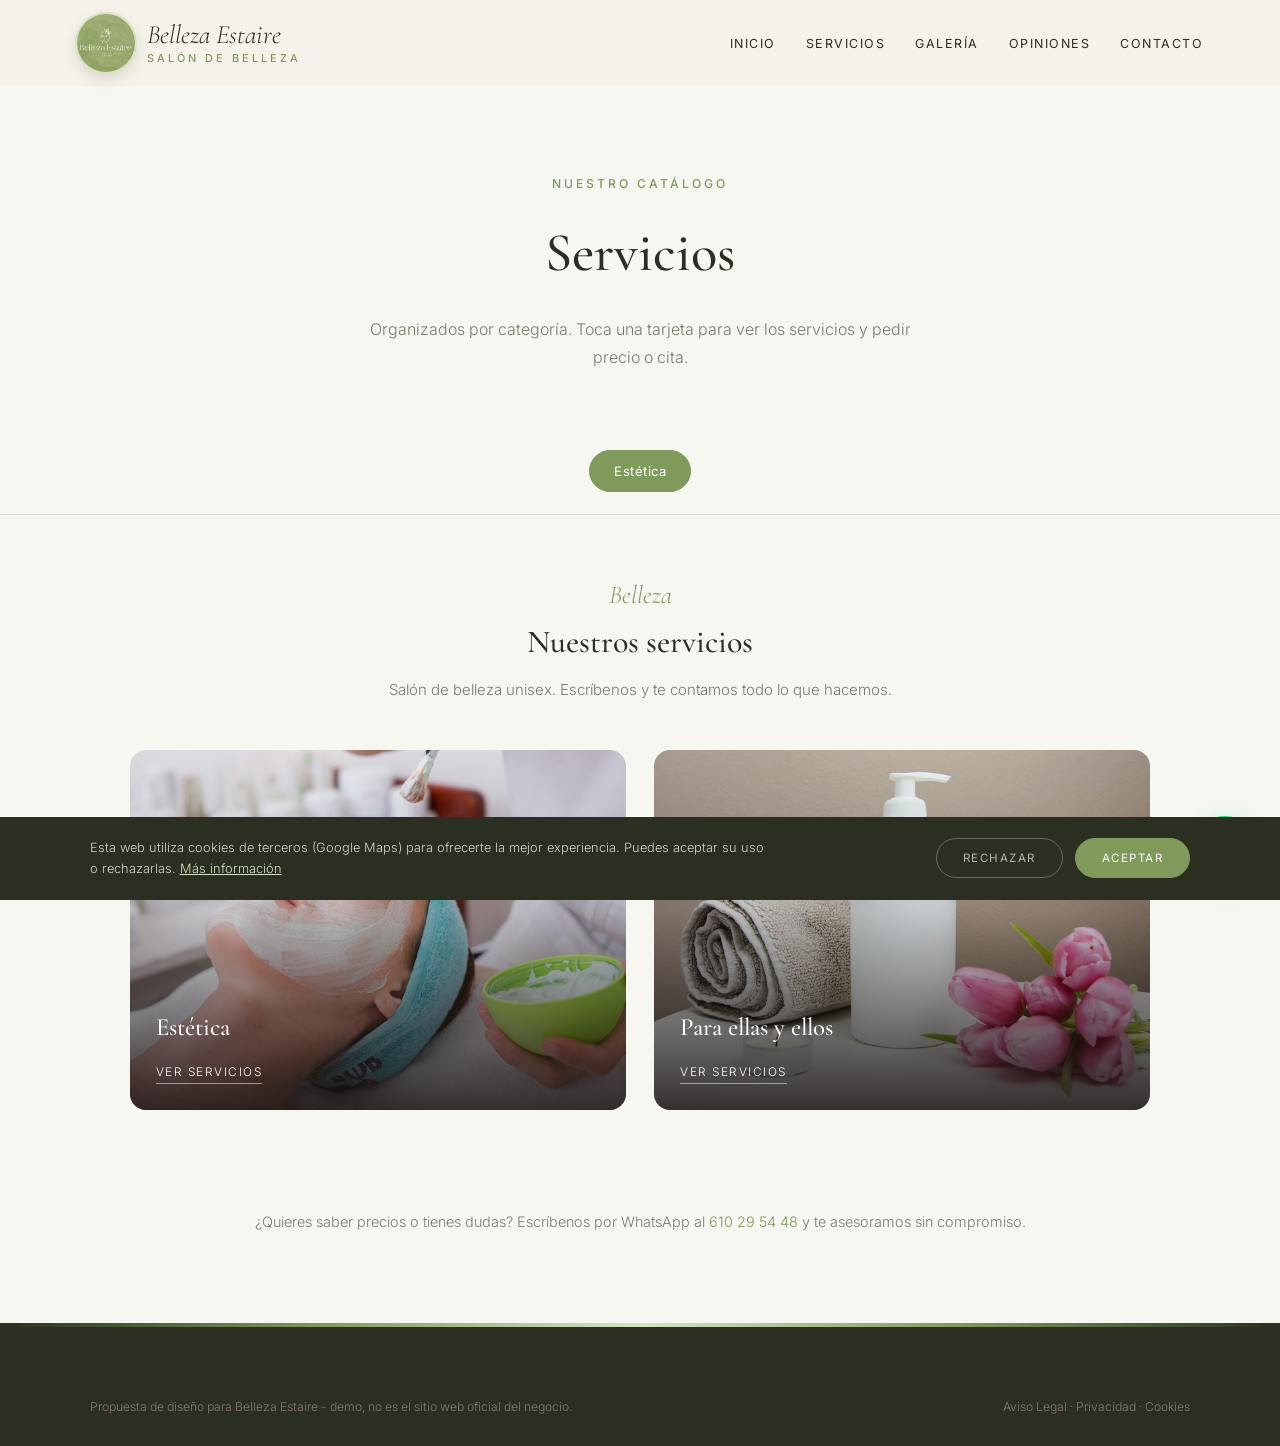
<file: servicios.html>
<!DOCTYPE html>
<html lang="es">
<head>
<meta charset="UTF-8">
<meta name="viewport" content="width=device-width, initial-scale=1.0">
<title>Servicios — Belleza Estaire · Valdetorres de Jarama</title>
<meta name="description" content="Servicios de Belleza Estaire en Valdetorres de Jarama.">
<link rel="icon" href="maps_01.jpg">
<link rel="preconnect" href="https://fonts.googleapis.com"><link rel="preconnect" href="https://fonts.gstatic.com" crossorigin><link href="https://fonts.googleapis.com/css2?family=Cormorant+Garamond:ital,wght@0,500;0,600;1,500&family=Inter:wght@300;400;500;600&display=swap" rel="stylesheet">
<link rel="stylesheet" href="styles.css">
</head>
<body>

<header id="header" class="scrolled">
  <a href="index.html" class="logo" aria-label="Belleza Estaire, inicio"><img src="maps_01.jpg" alt="" class="logo-badge"><span class="logo-text"><span class="script">Belleza Estaire</span><small>salón de belleza</small></span></a>
  <nav id="nav" aria-label="Navegación principal"><ul><li><a href="index.html#inicio">Inicio</a></li><li><a href="servicios.html">Servicios</a></li><li><a href="index.html#galeria">Galería</a></li><li><a href="index.html#opiniones">Opiniones</a></li><li><a href="index.html#contacto">Contacto</a></li></ul></nav><button class="nav-toggle" id="navToggle" aria-label="Abrir menú">☰</button>
</header>

<div class="page-hero">
  <span class="eyebrow">Nuestro catálogo</span>
  <h1>Servicios</h1>
  <p>Organizados por categoría. Toca una tarjeta para ver los servicios y pedir precio o cita.</p>
</div>

<div class="tabs">
  <button class="tab-btn active" data-tab="estetica">Estética</button>
  
</div>

<div class="tab-panel active" id="estetica">
  <div class="tab-intro"><span class="script">Belleza</span><h2>Nuestros servicios</h2><p>Salón de belleza unisex. Escríbenos y te contamos todo lo que hacemos.</p></div>
  <div class="cat-grid">
    <div class="cat-card" onclick="openModal('facial')"><img src="stock_01.jpg" alt="Estética" loading="lazy"><div class="cat-card-text"><h3>Estética</h3><span>Ver servicios</span></div></div>
    <div class="cat-card" onclick="openModal('unisex')"><img src="stock_04.jpg" alt="Para ellas y ellos" loading="lazy"><div class="cat-card-text"><h3>Para ellas y ellos</h3><span>Ver servicios</span></div></div>
  </div>
</div>


<p class="services-note">¿Quieres saber precios o tienes dudas? Escríbenos por WhatsApp al <a href="https://wa.me/34610295448" target="_blank" rel="noopener" style="color:var(--red)">610 29 54 48</a> y te asesoramos sin compromiso.</p>

<div class="modal-overlay" id="modal-facial"><div class="modal">
  <button class="modal-close" onclick="closeModal('facial')" aria-label="Cerrar">×</button>
  <h3>Estética</h3><p class="modal-sub">Centro de estética</p>
  <div class="svc-row"><div><div class="svc-name">Tratamientos de estética</div><span class="svc-desc"></span></div><div class="svc-price">Consultar</div></div>
  <div class="svc-row"><div><div class="svc-name">Te asesoramos sin compromiso</div><span class="svc-desc"></span></div><div class="svc-price">Consultar</div></div>
  <a class="modal-cta alt" href="https://wa.me/34610295448?text=Hola%2C%20quiero%20informaci%C3%B3n%20sobre%20est%C3%A9tica" target="_blank" rel="noopener">Pedir cita por WhatsApp</a>
</div></div>

<div class="modal-overlay" id="modal-unisex"><div class="modal">
  <button class="modal-close" onclick="closeModal('unisex')" aria-label="Cerrar">×</button>
  <h3>Para ellas y ellos</h3><p class="modal-sub">Unisex</p>
  <div class="svc-row"><div><div class="svc-name">Salón de belleza unisex</div><span class="svc-desc"></span></div><div class="svc-price">Consultar</div></div>
  <a class="modal-cta alt" href="https://wa.me/34610295448?text=Hola%2C%20quiero%20informaci%C3%B3n%20sobre%20para%20ellas%20y%20ellos" target="_blank" rel="noopener">Pedir cita por WhatsApp</a>
</div></div>


<footer>
  <div class="footer-bottom" style="margin-top:0">
    <span>Propuesta de diseño para Belleza Estaire - demo, no es el sitio web oficial del negocio.</span>
    <span><a href="aviso-legal.html">Aviso Legal</a> &middot; <a href="politica-privacidad.html">Privacidad</a> &middot; <a href="politica-cookies.html">Cookies</a></span>
  </div>
</footer>

<div id="cookie-banner" class="cookie-banner"><p>Esta web utiliza cookies de terceros (Google Maps) para ofrecerte la mejor experiencia. Puedes aceptar su uso o rechazarlas. <a href="politica-cookies.html">Más información</a></p><div class="cookie-actions"><button onclick="setCookieChoice('rejected')" class="ck-reject">Rechazar</button><button onclick="setCookieChoice('accepted')" class="ck-accept">Aceptar</button></div></div>
<div class="social-fabs"><a class="wa-fab" href="https://wa.me/34610295448?text=Hola%2C%20he%20visto%20vuestra%20web%20y%20me%20gustar%C3%ADa%20pedir%20cita%20en%20Belleza%20Estaire" target="_blank" rel="noopener" aria-label="Escribir por WhatsApp"><svg width="28" height="28" viewBox="0 0 24 24" fill="white"><path d="M17.5 14.4c-.3-.1-1.8-.9-2-1s-.5-.1-.7.1-.8 1-.9 1.2-.3.2-.6.1a8.2 8.2 0 0 1-2.4-1.5 9 9 0 0 1-1.7-2.1c-.2-.3 0-.5.1-.6l.4-.5.3-.5v-.5l-.9-2.2c-.2-.6-.5-.5-.7-.5h-.6a1.1 1.1 0 0 0-.8.4 3.4 3.4 0 0 0-1 2.5 5.9 5.9 0 0 0 1.2 3.1 13.5 13.5 0 0 0 5.2 4.6c2.6 1 2.6.7 3.1.6a2.6 2.6 0 0 0 1.7-1.2 2.1 2.1 0 0 0 .2-1.2c-.1-.1-.3-.2-.6-.3ZM12 21.8a9.8 9.8 0 0 1-5-1.4l-.4-.2-3.7 1 1-3.6-.2-.4A9.8 9.8 0 1 1 12 21.8Zm8.4-18.3A11.8 11.8 0 0 0 1.8 17.7L.2 23.8l6.3-1.6a11.8 11.8 0 0 0 5.6 1.4A11.8 11.8 0 0 0 20.4 3.5Z"/></svg></a></div>
<script src="main.js"></script>
</body>
</html>
</file>
<file: styles.css>
:root{
  --cream:#f6f7f1; --paper:#ffffff; --tint:#e1e9d3; --ink:#2a2f22; --dark:#2a2f22; --muted:#767c6c;
  --red:#7f9a5b; --red-dark:#647c45; --teal:#7f9a5b; --gold:#d7e4c3; --line:rgba(0,0,0,.1);
  --brand-gradient:linear-gradient(90deg,#2a2f22,#7f9a5b,#d7e4c3,#7f9a5b,#2a2f22);
}
*{margin:0;padding:0;box-sizing:border-box;}
html{scroll-behavior:smooth;}
body{font-family:'Inter',sans-serif;background:var(--cream);color:var(--ink);overflow-x:hidden;font-weight:300;line-height:1.6;}
a{text-decoration:none;color:inherit;}
h1,h2,h3{font-family:'Cormorant Garamond',serif;font-weight:500;}
h1 em,h2 em{font-style:italic;color:var(--red);}
img{max-width:100%;display:block;}
.script{font-family:'Cormorant Garamond',serif;font-style:italic;}

/* HEADER */
header{position:fixed;top:0;left:0;right:0;z-index:100;display:flex;justify-content:space-between;align-items:center;padding:14px 6%;background:rgba(247,241,233,.92);backdrop-filter:blur(10px);-webkit-backdrop-filter:blur(10px);transition:box-shadow .3s,padding .3s;}
header.scrolled{box-shadow:0 2px 24px rgba(28,22,20,.1);padding:8px 6%;}
.logo{display:flex;align-items:center;gap:12px;color:var(--dark);}
.logo-badge{width:58px;height:58px;border-radius:50%;object-fit:cover;box-shadow:0 0 0 2px var(--gold),0 6px 16px rgba(28,22,20,.15);transition:width .3s,height .3s;}
header.scrolled .logo-badge{width:46px;height:46px;}
.logo-text{display:flex;flex-direction:column;line-height:1;}
.logo-text .script{font-size:1.65rem;color:var(--dark);}
.logo-text small{font-size:.68rem;letter-spacing:3px;text-transform:uppercase;color:var(--red);margin-top:4px;font-weight:500;}
.logo.light .logo-text .script{color:#fff;}
.logo.light .logo-text small{color:var(--gold);}
nav ul{list-style:none;display:flex;gap:30px;}
nav a{font-size:.78rem;letter-spacing:1.5px;text-transform:uppercase;font-weight:400;position:relative;padding:4px 0;}
nav a::after{content:"";position:absolute;left:0;bottom:-2px;height:1px;width:100%;background:var(--red);transform:scaleX(0);transform-origin:right;transition:transform .3s;}
nav a:hover::after{transform:scaleX(1);transform-origin:left;}
.nav-toggle{display:none;font-size:1.6rem;background:none;border:none;color:var(--dark);cursor:pointer;}

/* BOTONES */
.btn-outline{display:inline-block;border:1px solid var(--dark);color:var(--dark);padding:14px 30px;font-size:.78rem;letter-spacing:1.5px;text-transform:uppercase;border-radius:40px;transition:all .25s;}
.btn-outline:hover{background:var(--dark);color:var(--cream);}
.btn-outline.light{border-color:rgba(255,255,255,.5);color:#fff;}
.btn-outline.light:hover{background:#fff;color:var(--dark);}
.btn-solid{display:inline-block;background:var(--red);color:#fff;padding:14px 32px;font-size:.78rem;letter-spacing:1.5px;text-transform:uppercase;border-radius:40px;transition:transform .25s,box-shadow .25s,background .25s;box-shadow:0 10px 26px -10px rgba(181,64,44,.6);}
.btn-solid:hover{transform:translateY(-2px);background:var(--red-dark);}

/* HERO */
.hero{min-height:95vh;display:grid;grid-template-columns:1.05fr .95fr;align-items:stretch;padding:0;}
.hero-text{display:flex;flex-direction:column;justify-content:center;padding:150px 7% 70px;}
.eyebrow{display:inline-block;color:var(--teal);text-transform:uppercase;letter-spacing:3px;font-size:.76rem;font-weight:500;}
.hero-text .eyebrow{margin-bottom:20px;}
.hero-text h1{font-size:clamp(2.4rem,5vw,3.9rem);line-height:1.12;margin-bottom:22px;color:var(--dark);}
.hero-text p{font-size:1.02rem;color:var(--muted);max-width:470px;line-height:1.8;margin-bottom:34px;}
.hero-ctas{display:flex;gap:16px;flex-wrap:wrap;}
.hero-rating{display:inline-flex;align-items:center;gap:12px;margin-top:38px;padding:10px 20px;border:1px solid var(--line);border-radius:40px;background:var(--paper);font-size:.85rem;color:var(--muted);align-self:flex-start;}
.hero-rating strong{color:var(--dark);font-weight:600;}
.stars{color:var(--gold);letter-spacing:2px;}
.hero-img{position:relative;overflow:hidden;}
.hero-img img{width:100%;height:100%;object-fit:cover;position:absolute;inset:0;}
.hero-img::after{content:"";position:absolute;inset:0;background:linear-gradient(90deg,var(--cream) 0%,rgba(247,241,233,0) 18%);}

/* SECCIONES */
section{padding:100px 7%;}
.section-head{text-align:center;max-width:640px;margin:0 auto 54px;}
.section-head h2{font-size:clamp(1.9rem,4vw,2.7rem);margin-top:12px;color:var(--dark);line-height:1.2;}
.section-head p{margin-top:16px;color:var(--muted);line-height:1.8;}

.trust{background:var(--paper);border-top:4px solid transparent;border-image:var(--brand-gradient) 1;}
.trust-grid{display:grid;grid-template-columns:repeat(auto-fit,minmax(230px,1fr));gap:36px;max-width:1150px;margin:0 auto;}
.trust-card{text-align:center;padding:10px;}
.trust-ic{display:inline-grid;place-items:center;width:52px;height:52px;border-radius:50%;border:1px solid rgba(181,64,44,.4);color:var(--red);font-size:1.2rem;margin-bottom:16px;}
.trust-card h3{font-size:1.15rem;color:var(--dark);margin-bottom:10px;}
.trust-card p{font-size:.9rem;color:var(--muted);line-height:1.7;}

/* DOS MUNDOS */
.worlds{background:var(--cream);}
.worlds-grid{display:grid;grid-template-columns:1fr 1fr;gap:28px;max-width:1150px;margin:0 auto;}
.world-card{position:relative;border-radius:18px;overflow:hidden;min-height:480px;display:flex;align-items:flex-end;color:#fff;}
.world-card img{position:absolute;inset:0;width:100%;height:100%;object-fit:cover;transition:transform .6s;}
.world-card:hover img{transform:scale(1.05);}
.world-card::after{content:"";position:absolute;inset:0;background:linear-gradient(to top,rgba(28,22,20,.92) 0%,rgba(28,22,20,.35) 55%,rgba(28,22,20,.05) 100%);}
.world-text{position:relative;z-index:2;padding:34px;}
.world-text .script{font-size:2rem;color:var(--gold);}
.world-text h3{font-size:1.7rem;margin:4px 0 10px;}
.world-text p{font-size:.92rem;color:#eadfd6;line-height:1.7;max-width:440px;}
.world-link{display:inline-block;margin-top:18px;font-size:.74rem;letter-spacing:1.5px;text-transform:uppercase;border-bottom:1px solid rgba(255,255,255,.5);padding-bottom:4px;}

/* PILLS */
.cat-pills{display:flex;flex-wrap:wrap;gap:16px;justify-content:center;max-width:1000px;margin:0 auto;}
.cat-pill{border:1px solid rgba(43,33,29,.22);padding:14px 26px;border-radius:30px;font-size:.84rem;letter-spacing:.5px;transition:all .2s;background:var(--paper);}
.cat-pill:hover{background:var(--red);color:#fff;border-color:var(--red);}

/* GALERIA */
.gallery-wrap{background:var(--tint);}
.gallery{max-width:1200px;margin:0 auto;display:grid;grid-template-columns:repeat(4,1fr);grid-auto-rows:220px;gap:14px;}
.gallery figure{overflow:hidden;border-radius:12px;margin:0;}
.gallery img{width:100%;height:100%;object-fit:cover;transition:transform .5s;}
.gallery figure:hover img{transform:scale(1.05);}
.gallery .big{grid-column:span 2;grid-row:span 2;}

/* RESEÑAS */
.reviews-wrap{background:var(--dark);color:#fff;position:relative;}
.reviews-wrap .section-head h2{color:#fff;}
.reviews-wrap .section-head h2 em{color:var(--gold);}
.reviews-wrap .section-head p{color:#c9b9b2;}
.reviews-wrap .eyebrow{color:var(--gold);}
.review-grid{display:grid;grid-template-columns:repeat(auto-fit,minmax(300px,1fr));gap:24px;max-width:1150px;margin:0 auto;}
.review-card{background:rgba(255,255,255,.05);border:1px solid rgba(255,255,255,.1);padding:30px 26px;border-radius:14px;display:flex;flex-direction:column;}
.review-card .stars{margin-bottom:14px;}
.review-card p{font-family:'Cormorant Garamond',serif;font-size:.98rem;color:#eadfd6;line-height:1.7;font-style:italic;margin-bottom:16px;flex:1;}
.review-card cite{font-size:.78rem;color:#b3a099;font-style:normal;text-transform:uppercase;letter-spacing:1px;}

/* CTA */
.cta-section{text-align:center;background:var(--paper);}
.cta-section h2{font-size:clamp(2rem,4vw,2.9rem);color:var(--dark);margin:14px 0 14px;}
.cta-section p{color:var(--muted);margin-bottom:30px;}
.cta-row{display:flex;gap:16px;justify-content:center;flex-wrap:wrap;}

/* CONTACTO */
.contact-section{background:var(--cream);}
.contact-grid{display:grid;grid-template-columns:1fr 1.2fr;gap:46px;max-width:1150px;margin:0 auto;align-items:stretch;}
.contact-info{display:flex;flex-direction:column;gap:26px;background:var(--paper);border:1px solid var(--line);border-radius:16px;padding:36px;}
.contact-block h3{font-family:'Inter',sans-serif;font-size:.76rem;text-transform:uppercase;letter-spacing:2px;color:var(--red);font-weight:500;margin-bottom:8px;}
.contact-block p{font-size:.98rem;color:var(--ink);line-height:1.7;}
.contact-block a:hover{color:var(--red);}
.hours-list{list-style:none;}
.hours-list li{display:flex;justify-content:space-between;gap:20px;padding:8px 0;border-bottom:1px solid var(--line);font-size:.94rem;}
.hours-list li:last-child{border-bottom:none;}
.contact-map{border-radius:16px;overflow:hidden;min-height:380px;box-shadow:0 10px 30px rgba(28,22,20,.12);}
.contact-map iframe{display:block;min-height:380px;}

/* FOOTER */
footer{background:var(--dark);color:#d9c9c5;padding:70px 7% 30px;border-top:4px solid transparent;border-image:var(--brand-gradient) 1;}
.footer-grid{display:grid;grid-template-columns:1.3fr 1fr 1fr;gap:46px;max-width:1200px;margin:0 auto;padding-bottom:40px;border-bottom:1px solid rgba(255,255,255,.1);}
.footer-brand p{font-size:.88rem;color:#b3a09a;margin-top:16px;}
footer h4{font-size:.76rem;text-transform:uppercase;letter-spacing:2px;color:var(--gold);margin-bottom:18px;font-weight:500;}
footer ul{list-style:none;}
footer li{margin-bottom:9px;font-size:.88rem;color:#d9c9c5;}
footer a:hover{color:var(--gold);}
.footer-bottom{max-width:1200px;margin:26px auto 0;display:flex;justify-content:space-between;flex-wrap:wrap;gap:10px;font-size:.76rem;color:#8a7873;}
.footer-bottom a{color:#8a7873;}

/* FABS */
.social-fabs{position:fixed;bottom:26px;right:26px;z-index:200;display:flex;flex-direction:column;gap:14px;align-items:center;}
.social-fabs a{width:52px;height:52px;border-radius:50%;display:flex;align-items:center;justify-content:center;box-shadow:0 10px 24px rgba(0,0,0,.2);transition:transform .2s;}
.social-fabs a:hover{transform:scale(1.08);}
.wa-fab{width:58px !important;height:58px !important;background:#25D366;box-shadow:0 10px 26px rgba(37,211,102,.45) !important;}
.ig-fab{background:radial-gradient(circle at 30% 110%,#fdf497 0%,#fdf497 5%,#fd5949 45%,#d6249f 60%,#285AEB 90%);}
.fb-fab{background:#1877F2;}

/* COOKIES */
.cookie-banner{display:none;position:fixed;bottom:0;left:0;right:0;z-index:300;background:var(--dark);padding:20px 7%;flex-wrap:wrap;align-items:center;justify-content:space-between;gap:16px;}
.cookie-banner p{font-size:.8rem;color:rgba(245,237,232,.85);line-height:1.7;max-width:680px;}
.cookie-banner p a{color:var(--gold);text-decoration:underline;}
.cookie-actions{display:flex;gap:12px;flex-shrink:0;}
.cookie-actions button{font-family:'Inter',sans-serif;font-size:.72rem;letter-spacing:1.5px;text-transform:uppercase;padding:12px 26px;cursor:pointer;border-radius:30px;}
.ck-reject{background:transparent;color:rgba(245,237,232,.7);border:1px solid rgba(245,237,232,.3);}
.ck-accept{background:var(--red);color:#fff;border:1px solid var(--red);}

/* PÁGINAS INTERIORES */
.page-hero{padding:170px 7% 60px;text-align:center;background:var(--cream);}
.page-hero h1{font-size:clamp(2.3rem,5vw,3.4rem);margin-top:14px;color:var(--dark);}
.page-hero p{color:var(--muted);max-width:580px;margin:18px auto 0;line-height:1.8;}
.tabs{position:sticky;top:74px;z-index:50;background:var(--cream);padding:18px 7% 22px;display:flex;gap:12px;justify-content:center;flex-wrap:wrap;border-bottom:1px solid var(--line);}
.tab-btn{border:1px solid rgba(43,33,29,.25);background:var(--paper);padding:12px 24px;border-radius:30px;font-family:'Inter',sans-serif;font-size:.82rem;letter-spacing:.5px;color:var(--ink);cursor:pointer;transition:all .2s;}
.tab-btn.active,.tab-btn:hover{background:var(--red);color:#fff;border-color:var(--red);}
.tab-panel{display:none;padding:60px 7% 100px;max-width:1200px;margin:0 auto;}
.tab-panel.active{display:block;animation:fadeIn .5s;}
@keyframes fadeIn{from{opacity:0;transform:translateY(12px)}to{opacity:1;transform:none}}
.tab-intro{text-align:center;max-width:600px;margin:0 auto 46px;}
.tab-intro .script{font-size:1.6rem;color:var(--red);}
.tab-intro h2{font-size:2rem;color:var(--dark);}
.tab-intro p{color:var(--muted);margin-top:10px;line-height:1.75;font-size:.94rem;}

.cat-grid{display:grid;grid-template-columns:repeat(auto-fit,minmax(280px,1fr));gap:28px;}
.cat-grid.single{grid-template-columns:1fr;max-width:640px;margin:0 auto;}
.cat-grid.single .cat-card{height:440px;}
.cat-card{position:relative;border-radius:16px;overflow:hidden;height:360px;cursor:pointer;background:var(--tint);}
.cat-card img{width:100%;height:100%;object-fit:cover;transition:transform .5s;}
.cat-card:hover img{transform:scale(1.06);}
.cat-card::after{content:'';position:absolute;inset:0;background:linear-gradient(to top,rgba(28,22,20,.88) 0%,rgba(28,22,20,.15) 55%,transparent 100%);}
.cat-card-text{position:absolute;bottom:0;left:0;right:0;padding:26px;z-index:2;}
.cat-card-text h3{color:#fff;font-size:1.55rem;margin-bottom:10px;}
.cat-card-text span{color:#fff;font-size:.74rem;text-transform:uppercase;letter-spacing:1.5px;border-bottom:1px solid rgba(255,255,255,.5);padding-bottom:4px;}

.modal-overlay{display:none;position:fixed;inset:0;background:rgba(28,22,20,.78);z-index:300;align-items:center;justify-content:center;padding:20px;}
.modal-overlay.open{display:flex;}
.modal{background:var(--paper);max-width:560px;width:100%;max-height:85vh;overflow-y:auto;border-radius:16px;padding:40px;position:relative;}
.modal-close{position:absolute;top:16px;right:20px;background:none;border:none;font-size:1.7rem;color:var(--ink);cursor:pointer;}
.modal h3{font-size:1.8rem;color:var(--dark);margin-bottom:6px;}
.modal .modal-sub{color:var(--muted);font-size:.86rem;margin-bottom:22px;}
.svc-row{display:flex;justify-content:space-between;align-items:center;padding:16px 0;border-bottom:1px solid var(--line);gap:16px;}
.svc-row:last-of-type{border-bottom:none;}
.svc-name{font-size:.98rem;color:var(--ink);font-weight:400;}
.svc-desc{font-size:.8rem;color:var(--muted);display:block;margin-top:3px;line-height:1.5;}
.svc-price{font-size:.72rem;color:var(--red);text-transform:uppercase;letter-spacing:1px;white-space:nowrap;font-weight:500;}
.modal-cta{display:block;text-align:center;background:var(--red);color:#fff;padding:14px;border-radius:30px;margin-top:26px;font-size:.8rem;text-transform:uppercase;letter-spacing:1.5px;}
.modal-cta.alt{background:#25D366;margin-top:10px;}
.services-note{text-align:center;color:var(--muted);font-size:.9rem;padding:0 7% 90px;}

.portfolio-grid{display:grid;grid-template-columns:repeat(auto-fill,minmax(260px,1fr));gap:18px;}
.portfolio-grid figure{border-radius:14px;overflow:hidden;aspect-ratio:4/5;cursor:zoom-in;background:var(--tint);}
.portfolio-grid img{width:100%;height:100%;object-fit:cover;transition:transform .5s;}
.portfolio-grid figure:hover img{transform:scale(1.05);}
.lightbox{display:none;position:fixed;inset:0;z-index:400;background:rgba(15,12,10,.94);align-items:center;justify-content:center;padding:30px;cursor:zoom-out;}
.lightbox.open{display:flex;}
.lightbox img{max-width:100%;max-height:90vh;border-radius:10px;}

.legal{max-width:860px;margin:0 auto;padding:160px 7% 90px;}
.legal h1{font-size:2.4rem;color:var(--dark);margin-bottom:26px;}
.legal h2{font-size:1.35rem;color:var(--dark);margin:30px 0 10px;}
.legal p,.legal li{color:var(--muted);line-height:1.8;margin-bottom:10px;font-size:.96rem;}
.legal ul{padding-left:22px;}
.legal a{color:var(--red);text-decoration:underline;}

@media(max-width:900px){
  .hero{grid-template-columns:1fr;}
  .hero-img{height:340px;order:-1;margin-top:82px;}
  .hero-img::after{background:linear-gradient(0deg,var(--cream) 0%,rgba(247,241,233,0) 25%);}
  .hero-text{padding:30px 6% 60px;}
  .worlds-grid{grid-template-columns:1fr;}
  .world-card{min-height:420px;}
  .gallery{grid-template-columns:repeat(2,1fr);grid-auto-rows:170px;}
  .gallery .big{grid-column:span 2;grid-row:span 2;}
  .footer-grid{grid-template-columns:1fr;gap:30px;}
  .contact-grid{grid-template-columns:1fr;}
  .contact-map,.contact-map iframe{min-height:300px;}
  nav{position:fixed;top:0;right:0;height:100vh;width:78%;max-width:300px;background:var(--cream);padding:110px 40px;transform:translateX(100%);transition:transform .4s;box-shadow:-10px 0 40px rgba(0,0,0,.12);}
  nav.open{transform:translateX(0);}
  nav ul{flex-direction:column;gap:26px;}
  .nav-toggle{display:block;position:relative;z-index:110;}
  section{padding:70px 6%;}
  .tabs{top:66px;overflow-x:auto;justify-content:flex-start;flex-wrap:nowrap;}
  .tab-btn{flex-shrink:0;}
  .page-hero{padding:140px 6% 40px;}
  .modal{padding:34px 24px;}
}
@media(max-width:520px){
  .logo-text .script{font-size:1.35rem;}
  .logo-badge{width:48px;height:48px;}
  .social-fabs{right:16px;bottom:16px;}
  .social-fabs a{width:46px;height:46px;}
}

.logo-mark{width:46px;height:46px;border-radius:50%;background:var(--red);color:#fff;display:grid;place-items:center;font-family:'Cormorant Garamond',serif;font-size:1.4rem;box-shadow:0 0 0 3px var(--tint);}
.brands{display:flex;flex-wrap:wrap;gap:12px;justify-content:center;margin-top:26px;}
.brands span{border:1px solid var(--line);border-radius:30px;padding:8px 18px;font-size:.78rem;letter-spacing:1.5px;text-transform:uppercase;color:var(--muted);background:var(--paper);}
</file>
